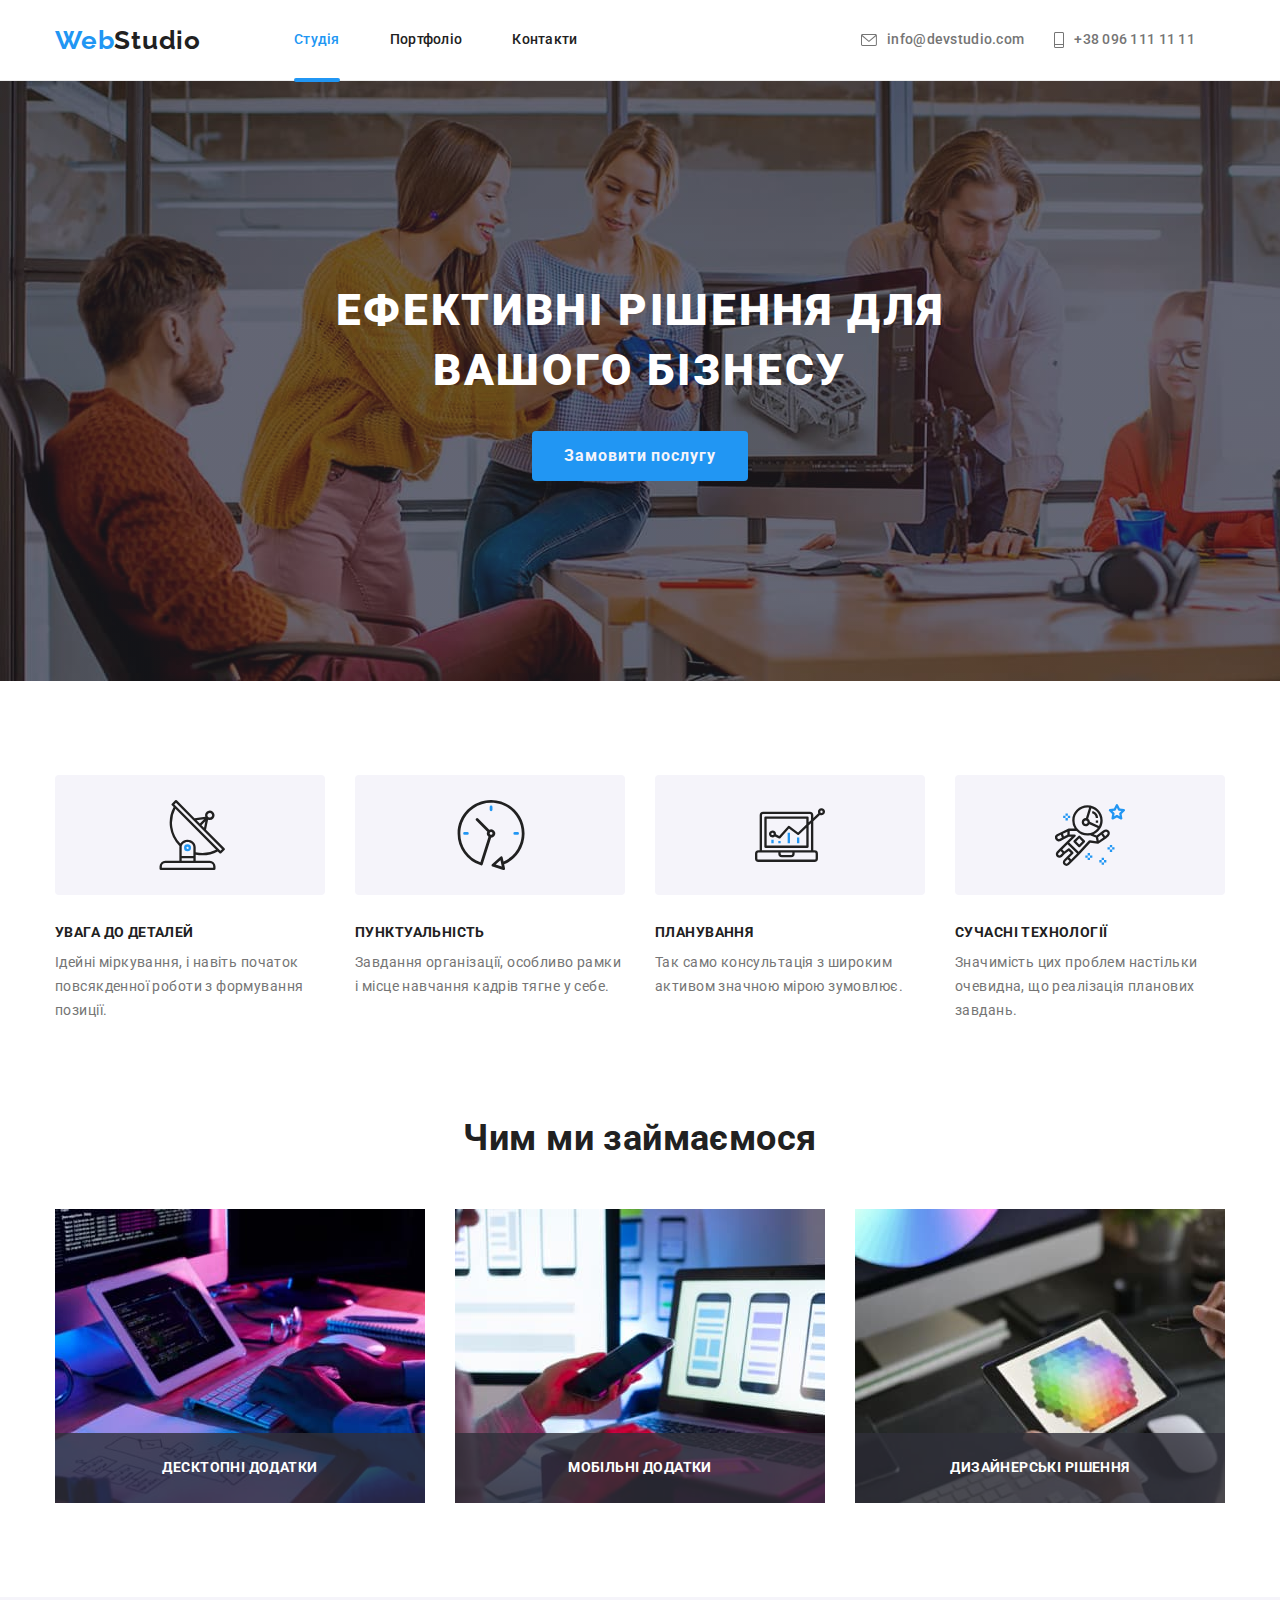
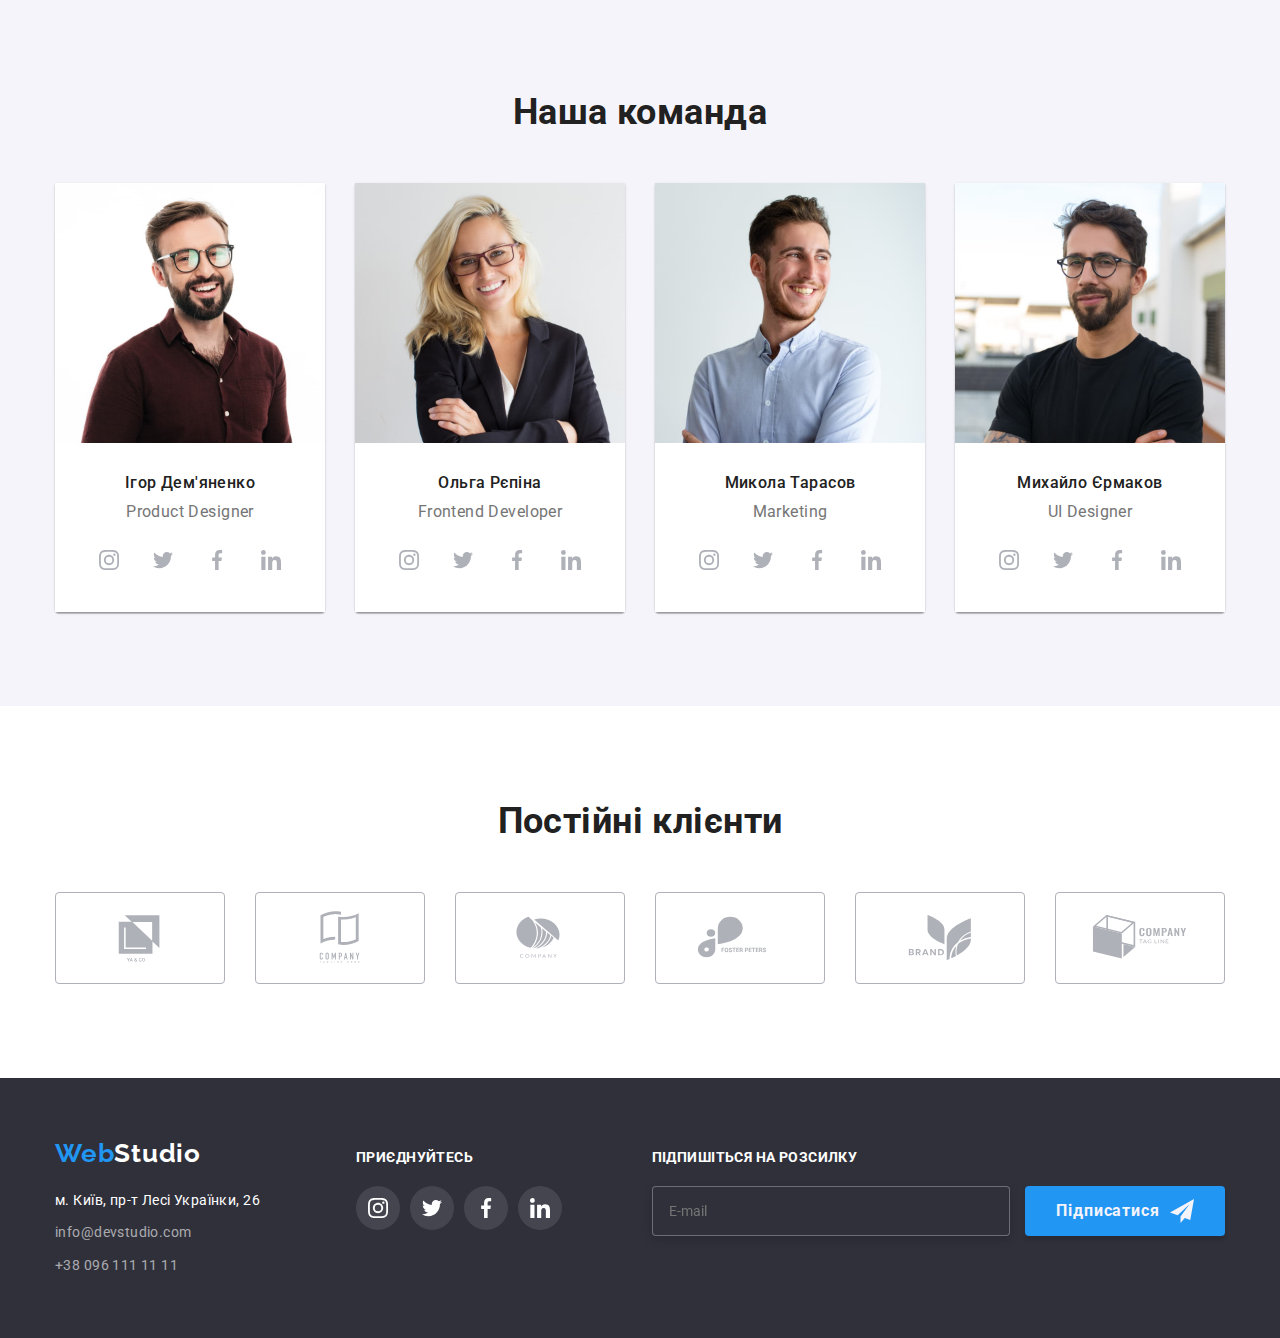
<file: index.html>
<!DOCTYPE html>
<html lang="uk">
	<head>
		<meta charset="UTF-8" />
		<meta http-equiv="X-UA-Compatible" content="IE=edge" />
		<meta name="viewport" content="width=device-width, initial-scale=1.0" />
		<title>WebStudio</title>
		<link
			href="https://fonts.googleapis.com/css2?family=Raleway:wght@700&family=Roboto:wght@400;500;700;900&display=swap"
			rel="stylesheet"
		/>
		<link
			rel="stylesheet"
			href="https://cdnjs.cloudflare.com/ajax/libs/modern-normalize/1.1.0/modern-normalize.min.css"
		/>
		<link rel="stylesheet" href="./css/styles.css" />
	</head>
	<body class="body">
		<!--Шапка-->
		<header class="header">
			<div class="header-container container">
				<nav class="header-nav">
					<a href="" class="logo link"
						>Web<span class="logo-header">Studio</span></a
					>
					<ul class="site-nav">
						<li class="site-nav-item">
							<a href="" class="current link site-nav-link">Студія</a>
						</li>
						<li class="site-nav-item">
							<a href="./portfolio.html" class="link site-nav-link"
								>Портфоліо</a
							>
						</li>
						<li class="site-nav-item">
							<a href="" class="link site-nav-link">Контакти</a>
						</li>
					</ul>
				</nav>
				<ul class="contact-nav">
					<li class="contacts-nav-item">
						<a href="mailto:info@devstudio.com" class="contacts-nav-link link"
							><svg class="header-icon" width="16" height="12">
								<use href="./images/sprite.svg#icon-envelope"></use>
							</svg>
							info@devstudio.com</a
						>
					</li>
					<li class="contacts-nav-item">
						<a href="tel:+380961111111" class="contacts-nav-link link"
							><svg class="header-icon" width="10" height="16">
								<use href="./images/sprite.svg#icon-smartphone"></use>
							</svg>
							+38 096 111 11 11</a
						>
					</li>
				</ul>
			</div>
		</header>
		<main>
			<!--Герой-->
			<section class="hero overlay">
				<div class="container">
					<h1 class="hero-title">Ефективні рішення для вашого бізнесу</h1>
					<button type="button" class="button-main" data-modal-open>
						Замовити послугу
					</button>
				</div>
			</section>
			<!--Особливості студії-->
			<section class="section">
				<div class="container">
					<h2 class="section-title visually-hidden">Особливості</h2>
					<ul class="peculiarities-container peculiarities">
						<li class="peculiarities-list">
							<div class="icon-peculiarities">
								<svg class="picture" width="70" height="70">
									<use href="./images/sprite.svg#icon-antenna"></use>
								</svg>
							</div>

							<h3 class="title">УВАГА ДО ДЕТАЛЕЙ</h3>
							<p class="peculiarities-text">
								Ідейні міркування, і навіть початок повсякденної роботи з
								формування позиції.
							</p>
						</li>
						<li class="peculiarities-list">
							<div class="icon-peculiarities">
								<svg class="picture" width="70" height="70">
									<use href="./images/sprite.svg#icon-clock"></use>
								</svg>
							</div>

							<h3 class="title">ПУНКТУАЛЬНІСТЬ</h3>
							<p class="peculiarities-text">
								Завдання організації, особливо рамки і місце навчання кадрів
								тягне у себе.
							</p>
						</li>
						<li class="peculiarities-list">
							<div class="icon-peculiarities">
								<svg class="picture" width="70" height="70">
									<use href="./images/sprite.svg#icon-diagram"></use>
								</svg>
							</div>

							<h3 class="title">ПЛАНУВАННЯ</h3>
							<p class="peculiarities-text">
								Так само консультація з широким активом значною мірою зумовлює.
							</p>
						</li>
						<li class="peculiarities-list">
							<div class="icon-peculiarities">
								<svg class="picture" width="70" height="70">
									<use href="./images/sprite.svg#icon-astronaut"></use>
								</svg>
							</div>

							<h3 class="title">СУЧАСНІ ТЕХНОЛОГІЇ</h3>
							<p class="peculiarities-text">
								Значимість цих проблем настільки очевидна, що реалізація
								планових завдань.
							</p>
						</li>
					</ul>
				</div>
			</section>
			<!--Чим ми займаємося-->
			<section class="section section-about">
				<div class="container">
					<h2 class="section-title">Чим ми займаємося</h2>
					<ul class="work-container">
						<li class="work-img">
							<img
								class="images"
								src="./images/img.jpg"
								alt="створення-розмітки"
								width="370"
							/>
							<div class="work-overlay">
								<p class="overlay-text">Десктопні додатки</p>
							</div>
						</li>
						<li class="work-img">
							<img
								class="images"
								src="./images/img(1).jpg"
								alt="налаштування-пз"
								width="370"
							/>
							<div class="work-overlay">
								<p class="overlay-text">Мобільні додатки</p>
							</div>
						</li>
						<li class="work-img">
							<img
								class="images"
								src="./images/img(2).jpg"
								alt="стилізація-кольором"
								width="370"
							/>
							<div class="work-overlay">
								<p class="overlay-text">Дизайнерські рішення</p>
							</div>
						</li>
					</ul>
				</div>
			</section>
			<!--Наша команда-->
			<section class="section section-team">
				<div class="container">
					<h2 class="section-title">Наша команда</h2>
					<ul class="team-container">
						<li class="member-element">
							<img src="./images/photo1.jpg" alt="фото1" width="270" />
							<div class="card-description">
								<h3 class="member-name">Ігор Дем'яненко</h3>
								<p lang="en" class="profesion">Product Designer</p>
								<ul class="socials list">
									<li class="socials-list">
										<a
											class="socials-link link"
											href="https://instagram.com"
											target="_blank"
											rel="noopener noreferrer"
											aria-label="Instagram"
										>
											<svg class="socials-icon" width="20" height="20">
												<use href="./images/sprite.svg#icon-instagram"></use>
											</svg>
										</a>
									</li>
									<li class="socials-list">
										<a
											class="socials-link link"
											href="https://twitter.com"
											target="_blank"
											rel="noopener noreferrer"
											aria-label="Twitter"
										>
											<svg class="socials-icon" width="20" height="20">
												<use href="./images/sprite.svg#icon-twitter"></use>
											</svg>
										</a>
									</li>
									<li class="socials-list">
										<a
											class="socials-link link"
											href="https://facebook.com"
											target="_blank"
											rel="noopener noreferrer"
											aria-label="Facebook"
										>
											<svg class="socials-icon" width="20" height="20">
												<use href="./images/sprite.svg#icon-facebook"></use>
											</svg>
										</a>
									</li>
									<li class="socials-list">
										<a
											class="socials-link link"
											href="https://linkedin.com"
											target="_blank"
											rel="noopener noreferrer"
											aria-label="Linkedin"
										>
											<svg class="socials-icon" width="20" height="20">
												<use href="./images/sprite.svg#icon-linkedin"></use>
											</svg>
										</a>
									</li>
								</ul>
							</div>
						</li>
						<li class="member-element">
							<img src="./images/photo2.jpg" alt="фото2" width="270" />
							<div class="card-description">
								<h3 class="member-name">Ольга Рєпіна</h3>
								<p lang="en" class="profesion">Frontend Developer</p>
								<ul class="socials list">
									<li class="socials-list">
										<a
											class="socials-link link"
											href="https://instagram.com"
											target="_blank"
											rel="noopener noreferrer"
											aria-label="Instagram"
										>
											<svg class="socials-icon" width="20" height="20">
												<use href="./images/sprite.svg#icon-instagram"></use>
											</svg>
										</a>
									</li>
									<li class="socials-list">
										<a
											class="socials-link link"
											href="https://twitter.com"
											target="_blank"
											rel="noopener noreferrer"
											aria-label="Twitter"
										>
											<svg class="socials-icon" width="20" height="20">
												<use href="./images/sprite.svg#icon-twitter"></use>
											</svg>
										</a>
									</li>
									<li class="socials-list">
										<a
											class="socials-link link"
											href="https://facebook.com"
											target="_blank"
											rel="noopener noreferrer"
											aria-label="Facebook"
										>
											<svg class="socials-icon" width="20" height="20">
												<use href="./images/sprite.svg#icon-facebook"></use>
											</svg>
										</a>
									</li>
									<li class="socials-list">
										<a
											class="socials-link link"
											href="https://linkedin.com"
											target="_blank"
											rel="noopener noreferrer"
											aria-label="Linkedin"
										>
											<svg class="socials-icon" width="20" height="20">
												<use href="./images/sprite.svg#icon-linkedin"></use>
											</svg>
										</a>
									</li>
								</ul>
							</div>
						</li>
						<li class="member-element">
							<img src="./images/photo3.jpg" alt="фото3" width="270" />
							<div class="card-description">
								<h3 class="member-name">Микола Тарасов</h3>
								<p lang="en" class="profesion">Marketing</p>
								<ul class="socials list">
									<li class="socials-list">
										<a
											class="socials-link link"
											href="https://instagram.com"
											target="_blank"
											rel="noopener noreferrer"
											aria-label="Instagram"
										>
											<svg class="socials-icon" width="20" height="20">
												<use href="./images/sprite.svg#icon-instagram"></use>
											</svg>
										</a>
									</li>
									<li class="socials-list">
										<a
											class="socials-link link"
											href="https://twitter.com"
											target="_blank"
											rel="noopener noreferrer"
											aria-label="Twitter"
										>
											<svg class="socials-icon" width="20" height="20">
												<use href="./images/sprite.svg#icon-twitter"></use>
											</svg>
										</a>
									</li>
									<li class="socials-list">
										<a
											class="socials-link link"
											href="https://facebook.com"
											target="_blank"
											rel="noopener noreferrer"
											aria-label="Facebook"
										>
											<svg class="socials-icon" width="20" height="20">
												<use href="./images/sprite.svg#icon-facebook"></use>
											</svg>
										</a>
									</li>
									<li class="socials-list">
										<a
											class="socials-link link"
											href="https://linkedin.com"
											target="_blank"
											rel="noopener noreferrer"
											aria-label="Linkedin"
										>
											<svg class="socials-icon" width="20" height="20">
												<use href="./images/sprite.svg#icon-linkedin"></use>
											</svg>
										</a>
									</li>
								</ul>
							</div>
						</li>
						<li class="member-element">
							<img src="./images/photo4.jpg" alt="фото4" width="270" />
							<div class="card-description">
								<h3 class="member-name">Михайло Єрмаков</h3>
								<p lang="en" class="profesion">UI Designer</p>
								<ul class="socials list">
									<li class="socials-list">
										<a
											class="socials-link link"
											href="https://instagram.com"
											target="_blank"
											rel="noopener noreferrer"
											aria-label="Instagram"
										>
											<svg class="socials-icon" width="20" height="20">
												<use href="./images/sprite.svg#icon-instagram"></use>
											</svg>
										</a>
									</li>
									<li class="socials-list">
										<a
											class="socials-link link"
											href="https://twitter.com"
											target="_blank"
											rel="noopener noreferrer"
											aria-label="Twitter"
										>
											<svg class="socials-icon" width="20" height="20">
												<use href="./images/sprite.svg#icon-twitter"></use>
											</svg>
										</a>
									</li>
									<li class="socials-list">
										<a
											class="socials-link link"
											href="https://facebook.com"
											target="_blank"
											rel="noopener noreferrer"
											aria-label="Facebook"
										>
											<svg class="socials-icon" width="20" height="20">
												<use href="./images/sprite.svg#icon-facebook"></use>
											</svg>
										</a>
									</li>
									<li class="socials-list">
										<a
											class="socials-link link"
											href="https://linkedin.com"
											target="_blank"
											rel="noopener noreferrer"
											aria-label="Linkedin"
										>
											<svg class="socials-icon" width="20" height="20">
												<use href="./images/sprite.svg#icon-linkedin"></use>
											</svg>
										</a>
									</li>
								</ul>
							</div>
						</li>
					</ul>
				</div>
			</section>
			<!-- Постійні клієнти -->
			<section class="section">
				<div class="clients-container">
					<h2 class="section-title">Постійні клієнти</h2>
					<ul class="clients">
						<li class="clients-list">
							<a class="clients-link" href=""
								><svg class="icon" width="106" height="60">
									<use href="./images/sprite.svg#icon-logo"></use>
								</svg>
							</a>
						</li>
						<li class="clients-list">
							<a class="clients-link" href=""
								><svg class="icon" width="106" height="60">
									<use href="./images/sprite.svg#icon-tagline"></use>
								</svg>
							</a>
						</li>
						<li class="clients-list">
							<a class="clients-link" href=""
								><svg class="icon" width="106" height="60">
									<use href="./images/sprite.svg#icon-company"></use>
								</svg>
							</a>
						</li>
						<li class="clients-list">
							<a class="clients-link" href=""
								><svg class="icon" width="106" height="60">
									<use href="./images/sprite.svg#icon-foster"></use>
								</svg>
							</a>
						</li>
						<li class="clients-list">
							<a class="clients-link" href=""
								><svg class="icon" width="106" height="60">
									<use href="./images/sprite.svg#icon-brend"></use>
								</svg>
							</a>
						</li>
						<li class="clients-list">
							<a class="clients-link" href=""
								><svg class="icon" width="106" height="60">
									<use href="./images/sprite.svg#icon-logobox"></use>
								</svg>
							</a>
						</li>
					</ul>
				</div>
			</section>
		</main>
		<!--підвал-->
		<footer class="footer">
			<div class="container footer-container">
				<div class="footer-socials">
					<a href="" class="logo-footer link"
						>Web<span class="logo-footer-color">Studio</span>
					</a>
					<address>
						<ul class="footer-contacts">
							<li class="footer-contacts-item">
								<a href="https://goo.gl/maps/cauzLJABGY7FBesC7" class="link"
									><span class="adress">м. Київ, пр-т Лесі Українки, 26</span>
								</a>
							</li>
							<li class="footer-contacts-item">
								<a href="mailto:info@devstudio.com" class="link color-item"
									>info@devstudio.com</a
								>
							</li>
							<li class="footer-contacts-item">
								<a href="tel:+380961111111" class="link color-item"
									>+38 096 111 11 11</a
								>
							</li>
						</ul>
					</address>
				</div>
				<div>
					<b class="title-footer">приєднуйтесь</b>
					<ul class="socials list">
						<li class="socials-list">
							<a
								class="socials-link-footer link"
								href="https://instagram.com"
								target="_blank"
								rel="noopener noreferrer"
								aria-label="Instagram"
							>
								<svg class="socials-icon" width="20" height="20">
									<use href="./images/sprite.svg#icon-instagram"></use>
								</svg>
							</a>
						</li>
						<li class="socials-list">
							<a
								class="socials-link-footer link"
								href="https://twitter.com"
								target="_blank"
								rel="noopener noreferrer"
								aria-label="Twitter"
							>
								<svg class="socials-icon" width="20" height="20">
									<use href="./images/sprite.svg#icon-twitter"></use>
								</svg>
							</a>
						</li>
						<li class="socials-list">
							<a
								class="socials-link-footer link"
								href="https://facebook.com"
								target="_blank"
								rel="noopener noreferrer"
								aria-label="Facebook"
							>
								<svg class="socials-icon" width="20" height="20">
									<use href="./images/sprite.svg#icon-facebook"></use>
								</svg>
							</a>
						</li>
						<li class="socials-list">
							<a
								class="socials-link-footer link"
								href="https://linkedin.com"
								target="_blank"
								rel="noopener noreferrer"
								aria-label="Linkedin"
							>
								<svg class="socials-icon" width="20" height="20">
									<use href="./images/sprite.svg#icon-linkedin"></use>
								</svg>
							</a>
						</li>
					</ul>
				</div>
				<form class="footer-form">
					<div>
					<p class="title-footer">Підпишіться на розсилку</p>
					<label for="mail"></label>
					<input class="footer-form-email" type="email" name="email" id="mail" placeholder="E-mail">
					<button class="button-footer" type="submit">
						Підписатися
						<svg class="icon-send" width="24" height="24">
						  <use href="./images/sprite.svg#icon-send"></use>
						</svg>
					</button>
				</div>
				</form>
				
			</div>
		</footer>
		<!-- Модальне вікно -->
		<div class="backdrop is-hidden" data-modal>
			<div class="modal">
				<button type="button" class="modal-btn" data-modal-close>
					<svg class="modal-icon" width="18" height="18">
						<use href="./images/sprite.svg#icon-close"></use>
					</svg>
				</button>

				<form class="modal-form"> 
					<strong class="feedback">Залиште свої дані, ми вам передзвонимо</strong>
<div class="modal-form-field">
	<label class="form-label" for="name">Ім'я</label>
	<input class="form-input" type="text" name="name-field" id="name">
	<svg class="icon-modal" width="18" height="18">
	  <use href="./images/sprite.svg#icon-person-modal"></use>
	</svg></div>
<div class="modal-form-field">
	<label class="form-label" for="tel">Телефон</label>
	<input class="form-input" type="tel" name="tel-field" id="tel">
	<svg class="icon-modal" width="18" height="18">
	  <use href="./images/sprite.svg#icon-phone-modal"></use>
	</svg></div>
<div class="modal-form-field">
	<label class="form-label" for="email">Пошта</label>
	<input class="form-input" type="email" name="email-field" id="email">
	<svg class="icon-modal" width="18" height="18">
	  <use href="./images/sprite.svg#icon-email-modal"></use>
	</svg></div>
<div class="textarea">
	<label class="form-label" for="message">Коментар</label>
	<textarea class="form-message" name="message" id="message" rows="6" placeholder="Введіть текст"></textarea>
</div>
<div class="agreement">
		<label class="label-checkbox">
			<input class="modal-checkbox" type="checkbox" name="agreement" value="" id="agreement">
	<svg class="icon-form" width="16" height="15">
	  <use href="./images/sprite.svg#icon-check"></use>
	</svg>Погоджуюся з розсилкою та приймаю<a class="modal-link" href=""> 
		Умови договору
	</a></label></div>
	<button class="button-modal-aprove" type="submit">
		Відправити
			</button>
				</form>
			</div>
		</div>
		<script src="./js/modal.js"></script>
	</body>
</html>
</file>
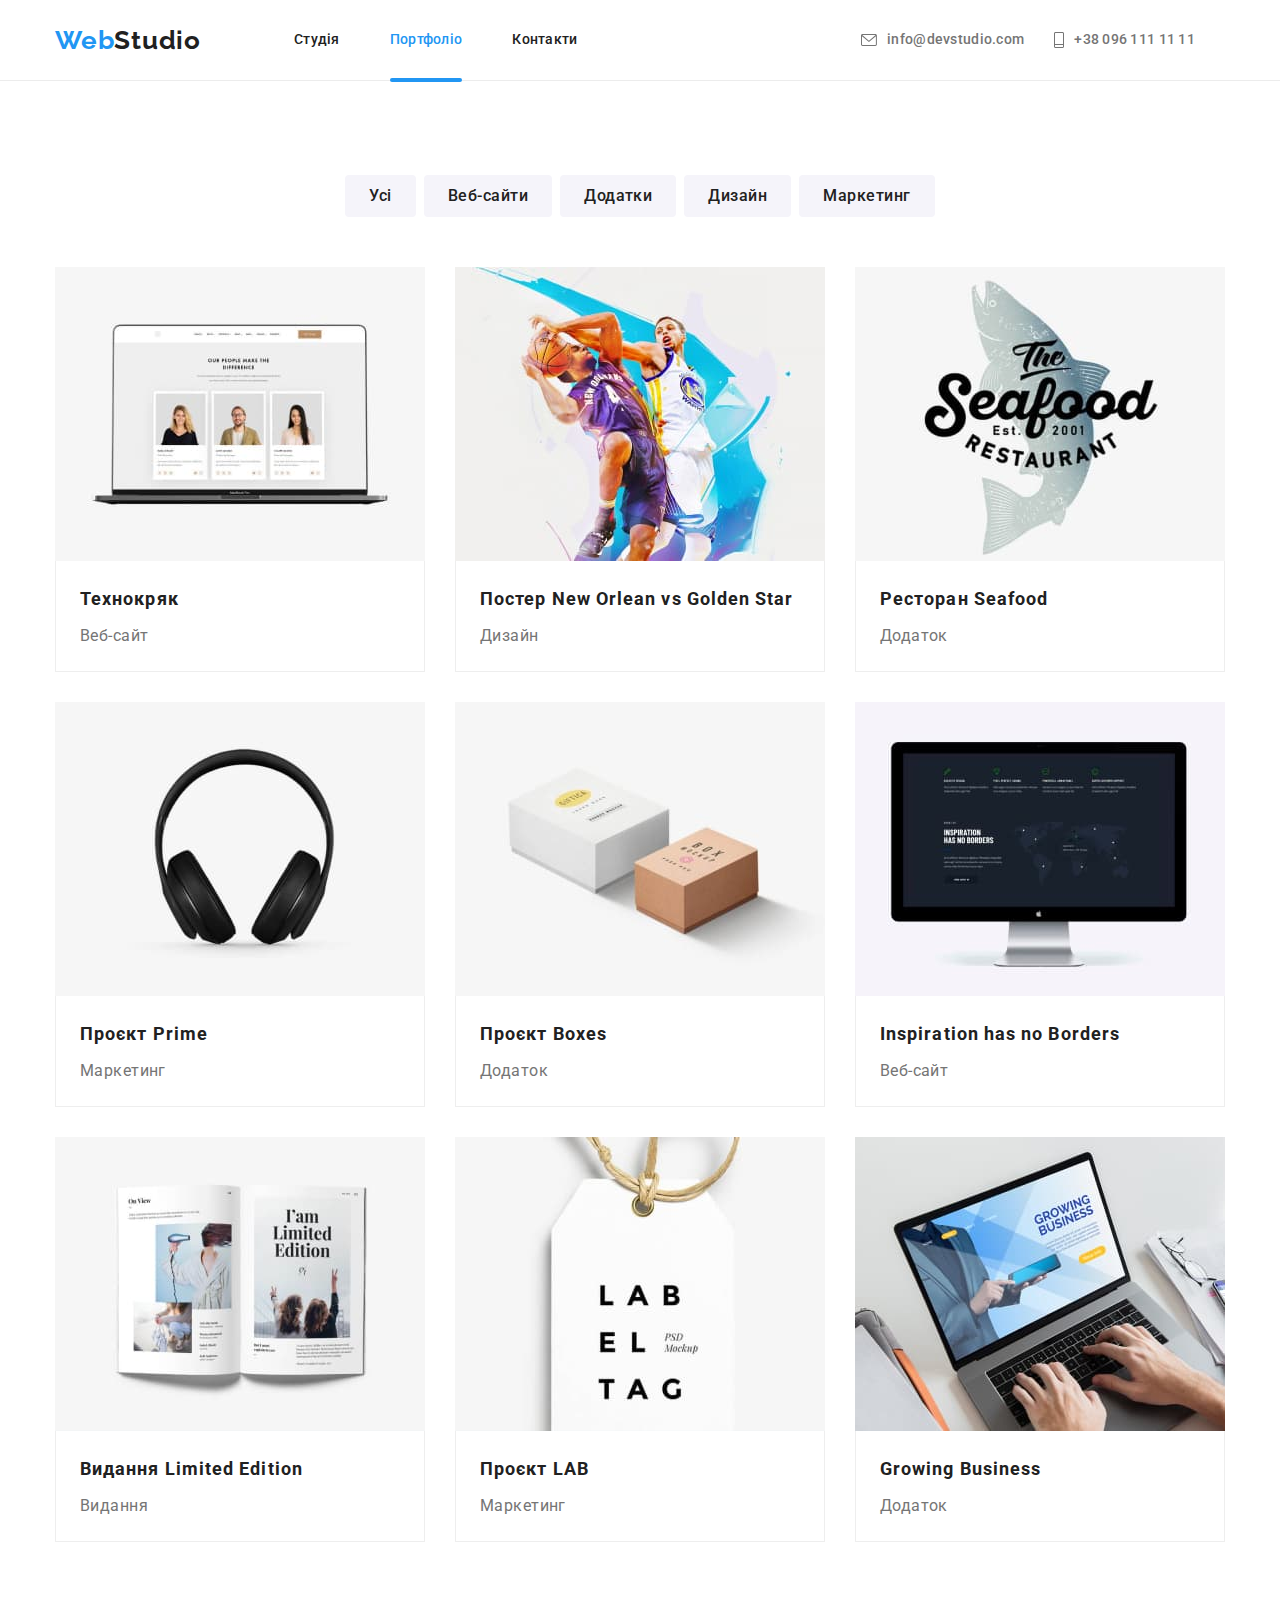
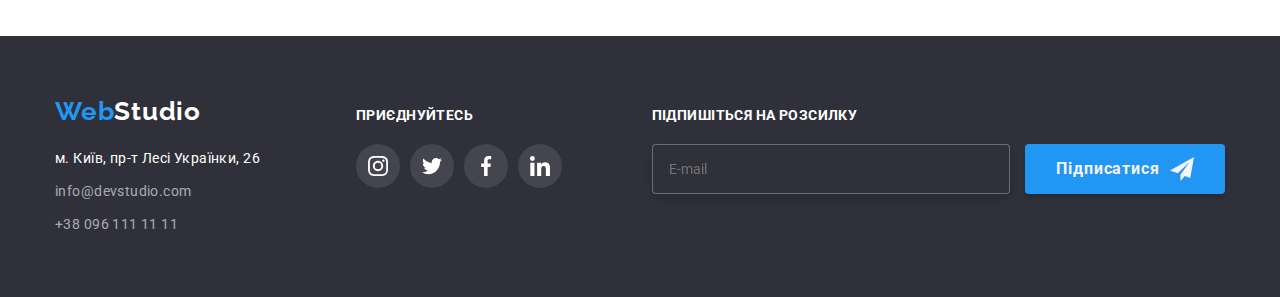
<file: portfolio.html>
<!DOCTYPE html>
<html lang="uk">
	<head>
		<meta charset="UTF-8" />
		<meta http-equiv="X-UA-Compatible" content="IE=edge" />
		<meta name="viewport" content="width=device-width, initial-scale=1.0" />
		<title>Portfolio</title>
		<link
			href="https://fonts.googleapis.com/css2?family=Raleway:wght@700&family=Roboto:wght@400;500;700;900&display=swap"
			rel="stylesheet"
		/>
		<link
			rel="stylesheet"
			href="https://cdnjs.cloudflare.com/ajax/libs/modern-normalize/1.1.0/modern-normalize.min.css"
		/>
		<link rel="stylesheet" href="./css/styles.css" />
	</head>
	<body class="body">
		<!--Шапка-->
		<header class="header">
			<div class="header-container container">
				<nav class="header-nav">
					<a href="" class="logo link"
						>Web<span class="logo-header">Studio</span></a
					>
					<ul class="site-nav">
						<li class="site-nav-item">
							<a href="./index.html" class="link site-nav-link">Студія</a>
						</li>
						<li class="site-nav-item">
							<a href="" class="current link site-nav-link">Портфоліо</a>
						</li>
						<li class="site-nav-item">
							<a href="" class="link site-nav-link">Контакти</a>
						</li>
					</ul>
				</nav>
				<ul class="contact-nav">
					<li class="contacts-nav-item">
						<a href="mailto:info@devstudio.com" class="contacts-nav-link link"
							><svg class="header-icon" width="16" height="12">
								<use href="./images/sprite.svg#icon-envelope"></use>
							</svg>
							info@devstudio.com</a
						>
					</li>
					<li class="contacts-nav-item">
						<a href="tel:+380961111111" class="contacts-nav-link link"
							><svg class="header-icon" width="10" height="16">
								<use href="./images/sprite.svg#icon-smartphone"></use>
							</svg>
							+38 096 111 11 11</a
						>
					</li>
				</ul>
			</div>
		</header>
		<main>
			<!-- Прихований заголовок Перелік посилань на роботи -->
			<section class="section">
				<div class="container">
					<h1 class="visually-hidden">Перелік посилань на роботи</h1>
					<ul class="filter">
						<li class="filter-list">
							<button type="button" class="button-secondary">Усі</button>
						</li>
						<li class="filter-list">
							<button type="button" class="button-secondary">Веб-сайти</button>
						</li>
						<li class="filter-list">
							<button type="button" class="button-secondary">Додатки</button>
						</li>
						<li class="filter-list">
							<button type="button" class="button-secondary">Дизайн</button>
						</li>
						<li class="filter-list">
							<button type="button" class="button-secondary">Маркетинг</button>
						</li>
					</ul>
					<!-- Види проектів -->
					<ul class="card-set">
						<li class="card">
							<a class="card-link link" href="">
								<div class="card-thumb">
									<img
										src="./images/portfolio1.jpg"
										alt="вебсайт"
										width="370"
									/>
									<div class="overlay-card">
										<p class="overlay-description">
											Ресурс пропонує комплексні пропозиції з різним рівнем
											функціоналу та сервісів. Все це дозволить відвідувачу
											отримати вичерпні відомості про компанію чи приватну
											особу.
										</p>
									</div>
								</div>
								<div class="wrapper">
									<h2 class="title-portfolio">Технокряк</h2>
									<p class="projects-item">Веб-сайт</p>
								</div></a
							>
						</li>
						<li class="card">
							<a class="card-link link" href="">
								<div class="card-thumb">
									<img src="./images/portfolio2.jpg" alt="постер" width="370" />
									<div class="overlay-card">
										<p class="overlay-description">
											Ресурс пропонує комплексні пропозиції з різним рівнем
											функціоналу та сервісів. Все це дозволить відвідувачу
											отримати вичерпні відомості про компанію чи приватну
											особу.
										</p>
									</div>
								</div>

								<div class="wrapper">
									<h2 class="title-portfolio">
										Постер <span lang="en">New Orlean vs Golden Star</span>
									</h2>
									<p class="projects-item">Дизайн</p>
								</div></a
							>
						</li>
						<li class="card">
							<a class="card-link link" href="">
								<div class="card-thumb">
									<img
										src="./images/portfolio3.jpg"
										alt="додаток сайту ресторану"
										width="370"
									/>
									<div class="overlay-card">
										<p class="overlay-description">
											Ресурс пропонує комплексні пропозиції з різним рівнем
											функціоналу та сервісів. Все це дозволить відвідувачу
											отримати вичерпні відомості про компанію чи приватну
											особу.
										</p>
									</div>
								</div>

								<div class="wrapper">
									<h2 class="title-portfolio">
										Ресторан <span lang="en">Seafood</span>
									</h2>
									<p class="projects-item">Додаток</p>
								</div></a
							>
						</li>
						<li class="card">
							<a class="card-link link" href="">
								<div class="card-thumb">
									<img
										src="./images/portfolio4.jpg"
										alt="проект з маркетингу"
										width="370"
									/>
									<div class="overlay-card">
										<p class="overlay-description">
											Ресурс пропонує комплексні пропозиції з різним рівнем
											функціоналу та сервісів. Все це дозволить відвідувачу
											отримати вичерпні відомості про компанію чи приватну
											особу.
										</p>
									</div>
								</div>

								<div class="wrapper">
									<h2 class="title-portfolio">
										Проєкт <span lang="en">Prime</span>
									</h2>
									<p class="projects-item">Маркетинг</p>
								</div></a
							>
						</li>
						<li class="card">
							<a class="card-link link" href="">
								<div class="card-thumb">
									<img
										src="./images/portfolio5.jpg"
										alt="додаток boxes"
										width="370"
									/>
									<div class="overlay-card">
										<p class="overlay-description">
											Ресурс пропонує комплексні пропозиції з різним рівнем
											функціоналу та сервісів. Все це дозволить відвідувачу
											отримати вичерпні відомості про компанію чи приватну
											особу.
										</p>
									</div>
								</div>

								<div class="wrapper">
									<h2 class="title-portfolio">
										Проєкт <span lang="en">Boxes</span>
									</h2>
									<p class="projects-item">Додаток</p>
								</div></a
							>
						</li>
						<li class="card">
							<a class="card-link link" href="">
								<div class="card-thumb">
									<img
										src="./images/portfolio6.jpg"
										alt="натхнення не має кордонів"
										width="370"
									/>
									<div class="overlay-card">
										<p class="overlay-description">
											Ресурс пропонує комплексні пропозиції з різним рівнем
											функціоналу та сервісів. Все це дозволить відвідувачу
											отримати вичерпні відомості про компанію чи приватну
											особу.
										</p>
									</div>
								</div>

								<div class="wrapper">
									<h2 class="title-portfolio">
										<span lang="en">Inspiration has no Borders</span>
									</h2>
									<p class="projects-item">Веб-сайт</p>
								</div></a
							>
						</li>
						<li class="card">
							<a class="card-link link" href="">
								<div class="card-thumb">
									<img
										src="./images/portfolio7.jpg"
										alt="дизайн видання"
										width="370"
									/>
									<div class="overlay-card">
										<p class="overlay-description">
											Ресурс пропонує комплексні пропозиції з різним рівнем
											функціоналу та сервісів. Все це дозволить відвідувачу
											отримати вичерпні відомості про компанію чи приватну
											особу.
										</p>
									</div>
								</div>

								<div class="wrapper">
									<h2 class="title-portfolio">
										Видання <span lang="en">Limited Edition</span>
									</h2>
									<p class="projects-item">Видання</p>
								</div></a
							>
						</li>
						<li class="card">
							<a class="card-link link" href="">
								<div class="card-thumb">
									<img
										src="./images/portfolio8.jpg"
										alt="проєкт LAB"
										width="370"
									/>
									<div class="overlay-card">
										<p class="overlay-description">
											Ресурс пропонує комплексні пропозиції з різним рівнем
											функціоналу та сервісів. Все це дозволить відвідувачу
											отримати вичерпні відомості про компанію чи приватну
											особу.
										</p>
									</div>
								</div>

								<div class="wrapper">
									<h2 class="title-portfolio">
										Проєкт <span lang="en">LAB</span>
									</h2>
									<p class="projects-item">Маркетинг</p>
								</div></a
							>
						</li>
						<li class="card">
							<a class="card-link link" href="">
								<div class="card-thumb">
									<img
										src="./images/portfolio9.jpg"
										alt="розширення бізнесу"
										width="370"
									/>
									<div class="overlay-card">
										<p class="overlay-description">
											Ресурс пропонує комплексні пропозиції з різним рівнем
											функціоналу та сервісів. Все це дозволить відвідувачу
											отримати вичерпні відомості про компанію чи приватну
											особу.
										</p>
									</div>
								</div>

								<div class="wrapper">
									<h2 class="title-portfolio">
										<span lang="en">Growing Business</span>
									</h2>
									<p class="projects-item">Додаток</p>
								</div></a
							>
						</li>
					</ul>
				</div>
			</section>
		</main>
		<!-- Підвал -->
		<footer class="footer">
			<div class="container footer-container">
				<div class="footer-socials">
					<a href="" class="logo-footer link"
						>Web<span class="logo-footer-color">Studio</span>
					</a>
					<address>
						<ul class="footer-contacts">
							<li class="footer-contacts-item">
								<a href="https://goo.gl/maps/cauzLJABGY7FBesC7" class="link"
									><span class="adress">м. Київ, пр-т Лесі Українки, 26</span>
								</a>
							</li>
							<li class="footer-contacts-item">
								<a href="mailto:info@devstudio.com" class="link color-item"
									>info@devstudio.com</a
								>
							</li>
							<li class="footer-contacts-item">
								<a href="tel:+380961111111" class="link color-item"
									>+38 096 111 11 11</a
								>
							</li>
						</ul>
					</address>
				</div>
				<div>
					<b class="title-footer">приєднуйтесь</b>
					<ul class="socials list">
						<li class="socials-list">
							<a
								class="socials-link-footer link"
								href="https://instagram.com"
								target="_blank"
								rel="noopener noreferrer"
								aria-label="Instagram"
							>
								<svg class="socials-icon" width="20" height="20">
									<use href="./images/sprite.svg#icon-instagram"></use>
								</svg>
							</a>
						</li>
						<li class="socials-list">
							<a
								class="socials-link-footer link"
								href="https://twitter.com"
								target="_blank"
								rel="noopener noreferrer"
								aria-label="Twitter"
							>
								<svg class="socials-icon" width="20" height="20">
									<use href="./images/sprite.svg#icon-twitter"></use>
								</svg>
							</a>
						</li>
						<li class="socials-list">
							<a
								class="socials-link-footer link"
								href="https://facebook.com"
								target="_blank"
								rel="noopener noreferrer"
								aria-label="Facebook"
							>
								<svg class="socials-icon" width="20" height="20">
									<use href="./images/sprite.svg#icon-facebook"></use>
								</svg>
							</a>
						</li>
						<li class="socials-list">
							<a
								class="socials-link-footer link"
								href="https://linkedin.com"
								target="_blank"
								rel="noopener noreferrer"
								aria-label="Linkedin"
							>
								<svg class="socials-icon" width="20" height="20">
									<use href="./images/sprite.svg#icon-linkedin"></use>
								</svg>
							</a>
						</li>
					</ul>
				</div>
				<form class="footer-form">
					<div>
					<p class="title-footer">Підпишіться на розсилку</p>
					<label for="mail"></label>
					<input class="footer-form-email" type="email" name="email" id="mail" placeholder="E-mail">
					<button class="button-footer" type="submit">
						Підписатися
						<svg class="icon-send" width="24" height="24">
						  <use href="./images/sprite.svg#icon-send"></use>
						</svg>
					</button>
				</div>
				</form>
				
			</div>
		</footer>
	</body>
</html>
</file>
<file: css/styles.css>
/* колір заголовків #212121;*/
/* колір основного текста  #757575 */
/* білий колір #FFFFFF */
/* колір акценту #2196F3 */
/* колір body #F5F5F5 */
/* колір секції наша команда #F5F4FA */
/* колір футера та героя #2F303A */

:root {
	--primary-text-color: #757575;
	--title-color: #212121;
	--accent-color: #2196f3;
	--focus-color: #2196f3;
	--white-color: #ffffff;
	--bacground-color: #ffffff;
	--backgroung-team: #f5f4fa;
	--background-footer: #2f303a;
	--timing-function: cubic-bezier(0.4, 0, 0.2, 1);
}
.body {
	color: var(--primary-text-color);
	font-family: "Roboto", sans-serif;
	letter-spacing: 0.03em;
	background-color: var(--bacground-color);
	font-size: 14px;
}
.container {
	width: 1200px;
	padding-right: 15px;
	padding-left: 15px;
	margin-left: auto;
	margin-right: auto;
}

.header {
	background-color: var(--white-color);
	border-bottom: 1px solid #ececec;
}

.logo.link {
	display: block;
	margin-right: 93px;
	color: var(--accent-color);
	font-family: "Raleway", sans-serif;
	font-weight: 700;
	font-size: 26px;
	line-height: 1.19;
	letter-spacing: 0.03em;
}

.logo-header {
	color: var(--title-color);
	transition: color 250ms var(--timing-function);
}
.logo-header:hover,
.logo-header:focus {
	color: var(--accent-color);
}

/* reset start */
.link {
	text-decoration: none;
}
ul {
	list-style: none;
	padding: 0;
	margin: 0;
}
h1,
h2,
h3,
h4,
h5,
h6,
p {
	margin-top: 0;
	margin-bottom: 0;
}
.images {
	display: block;
	max-width: 100%;
	height: auto;
}
/* reset end */
/* site-nav */
.header-container {
	display: flex;
}
.header-nav {
	display: flex;
	align-items: center;
	background-color: var(--white-color);
}
.site-nav {
	display: flex;
}
.site-nav-item {
	margin-right: 50px;
}
.site-nav-item:last-child {
	margin-right: 0;
}
.site-nav-link {
	position: relative;
	display: block;
	padding-top: 32px;
	padding-bottom: 32px;

	color: var(--title-color);
	font-weight: 500;
	line-height: 1.14;
	letter-spacing: 0.02em;
	background-color: var(--white-color);

	transition: color 250ms var(--timing-function);
}
.site-nav-link::after {
	content: "";
	position: absolute;
	left: 0;
	bottom: -2px;
	display: block;
	width: 100%;
	height: 4px;
	border-radius: 2px;
	background-color: var(--accent-color);

	opacity: 0;
}
.site-nav-link:hover,
.site-nav-link:focus {
	color: var(--accent-color);
}

.site-nav-link.current {
	color: var(--accent-color);
}
.site-nav-link.current::after {
	color: var(--accent-color);
	opacity: 1;
}
.contact-nav {
	display: flex;
	margin-left: auto;
	align-items: center;
}
.contacts-nav-item:last-child {
	margin-right: 0;
}

.contacts-nav-link {
	display: flex;
	align-items: center;
	gap: 10px;
	padding-top: 32px;
	padding-bottom: 32px;
	margin-right: 30px;

	color: var(--primary-text-color);
	font-weight: 500;
	line-height: 1.14;
	letter-spacing: 0.02em;
	background-color: var(--white-color);

	transition: color 250ms var(--timing-function);
}

.contacts-nav-link:hover,
.contacts-nav-link:focus {
	color: var(--accent-color);
}

.header-icon {
	fill: currentColor;
}
/* герой */
.hero-title {
	width: 696px;
	margin-top: 0;
	margin-right: auto;
	margin-left: auto;
	margin-bottom: 30px;
	color: var(--white-color);
	font-weight: 900;
	font-size: 44px;
	line-height: 1.36;
	text-align: center;
	letter-spacing: 0.06em;
	text-transform: uppercase;
}
.hero {
	text-align: center;
	background-color: var(--background-footer);
	padding: 200px 0;
}
.overlay {
	height: 600px;
	max-width: 1600px;
	margin-left: auto;
	margin-right: auto;
	background-image: linear-gradient(
			to right,
			rgba(47, 48, 58, 0.4),
			rgba(47, 48, 58, 0.4)
		),
		url(../images/hero.jpg);
	background-repeat: no-repeat;
}
/* Модальне вікно */
.backdrop {
	position: fixed;
	top: 0;
	left: 0;
	width: 100%;
	height: 100%;
	background-color: rgba(0, 0, 0, 0.2);
	opacity: 1;
	transition: opasity 250ms var(--timing-function);
}
.backdrop.is-hidden {
	opacity: 0;
	visibility: hidden;
	pointer-events: none;
}
.backdrop.is-hidden .modal {
	transform: translate(-50%, -50%) scale(0.9);
}
.modal {
	position: absolute;
	top: 50%;
	left: 50%;
	transform: translate(-50%, -50%);
	padding: 40px;
	width: 528px;
	height: 581px;
	background: #ffffff;
	box-shadow: 0px 1px 3px rgba(0, 0, 0, 0.12), 0px 1px 1px rgba(0, 0, 0, 0.14),
		0px 2px 1px rgba(0, 0, 0, 0.2);
	border-radius: 4px;
	transform: translate(-50%, -50%) scale(1);
	transition: transform 250ms var(--timing-function), visibility 250ms var(--timing-function), opasity 250ms var(--timing-function);
		
}
.modal-btn {
	position: absolute;
	display: inline-flex;
	align-items: center;
	justify-content: center;
	top: 10px;
	right: 10px;
	width: 30px;
	padding: 0;
	height: 30px;
	border-radius: 50%;
	background-color: #ffffff;
	border: 1px solid rgba(0, 0, 0, 0.1);
	cursor: pointer;
}
.modal-icon {
	fill: rgba(0, 0, 0, 1);
	transition: fill 250ms var(--timing-function);
}
.modal-icon:hover {
	fill: var(--accent-color);
}
.modal-form {
	width: 448px;
	margin-left: auto;
	margin-right: auto;
}
.modal-form-field {
	position: relative;
	display: flex;
	flex-direction: column;
	margin-bottom: 10px;
}
.textarea {
	position: relative;
	display: flex;
	flex-direction: column;
	margin-bottom: 20px;
}
.agreement {
	margin-bottom: 30px;
}
.modal-form-field label,
.textarea label {
	margin-bottom: 4px;
}
.feedback {
	display: block;
	color: var(--title-color);
	font-weight: 700;
	font-size: 20px;
	line-height: 1.15;
	text-align: center;
	margin-bottom: 12px;
}
.form-label {
	font-size: 12px;
	line-height: calc(14 / 12);
	letter-spacing: 0.01em;
	color: var(--primary-text-color);
}
.form-input {
	outline: 1px solid transparent;
	outline-offset: -1px;
	height: 40px;
	margin: 0;
	padding: 0;
	border: 1px solid rgba(33, 33, 33, 0.2);
	border-radius: 4px;
	padding-right: 42px;
	padding-left: 42px;
	transition: border-color 250ms var(--timing-function);
}
.form-input:focus {
	border-color: var(--accent-color);
}
.form-input:focus ~ .icon-modal {
	fill: var(--accent-color);
}
.icon-modal {
	position: absolute;
	top: 50%;
	left: 15px;
}
.form-message {
	display: block;
	resize: none;
	outline: 1px solid transparent;
	outline-offset: -1px;
	padding: 12px 16px;
	border: 1px solid rgba(33, 33, 33, 0.2);
	border-radius: 4px;
	transition: border-color 250ms var(--timing-function);
}
.form-message:focus {
	border-color: var(--accent-color);
}
.form-message::placeholder {
	font-size: 12px;
	line-height: calc(14 / 12);
	letter-spacing: 0.01em;

	color: rgba(117, 117, 117, 0.5);
}
.modal-link {
	color: var(--accent-color);
	text-underline-position: under;
}

.modal-checkbox {
	position: absolute;
	width: 1px;
	height: 1px;
	margin: -1px;
	border: 0;
	padding: 0;
	clip: rect(0 0 0 0);
	overflow: hidden;
}
.label-checkbox {
	display: flex;
	justify-content: center;
	align-items: center;
	gap: 7px;
}
.icon-form {
	display: inline-block;
	width: 16px;
	height: 15px;

	border: 2px solid rgba(33, 33, 33, 1);
	border-radius: 4px;
	transition: border-color 250ms var(--timing-function),
		bacground-color 250ms var(--timing-function);
}

.modal-checkbox:checked + .icon-form {
	border-color: transparent;
	background-color: var(--accent-color);
}
/* секції */
.section {
	padding-top: 94px;
	padding-bottom: 94px;
}
.section-about {
	padding-top: 0;
}
.peculiarities-container {
	display: flex;
}

.icon-peculiarities {
	display: flex;
	justify-content: center;
	align-items: center;
	background: #f5f4fa;
	border-radius: 4px;
	width: 270px;
	height: 120px;
	margin-bottom: 30px;
}
.section-title {
	color: var(--title-color);
	font-weight: 700;
	font-size: 36px;
	line-height: 1.17;
	margin-bottom: 50px;
	text-align: center;
}
.visually-hidden {
	position: absolute;
	white-space: nowrap;
	width: 1px;
	height: 1px;
	overflow: hidden;
	border: 0;
	padding: 0;
	clip: rect(0 0 0 0);
	clip-path: inset(50%);
	margin: -1px;
}
.title {
	color: var(--title-color);
	font-size: 14px;
	font-weight: 700;
	line-height: 1.14;
	text-transform: uppercase;
	margin-bottom: 10px;
}
.peculiarities-list {
	margin-right: 30px;
}
.peculiarities-list:last-child {
	margin-right: 0;
}
.peculiarities-text {
	line-height: 1.71;
	width: 270px;
}
/* work */
.work-container {
	display: flex;
}
.work-img {
	position: relative;
	margin-right: 30px;
}
.work-img:last-child {
	margin-right: 0;
}
.work-overlay {
	position: absolute;
	display: flex;
	justify-content: center;
	align-items: center;
	width: 100%;
	bottom: 0;
	height: 70px;
	background-color: rgba(47, 48, 58, 0.8);
}
.overlay-text {
	color: var(--white-color);
	font-size: 14px;
	font-weight: 700;
	line-height: 1.14;
	text-transform: uppercase;
	text-align: center;
}

/* секція наша команда */
.team-container {
	display: flex;
	flex-wrap: wrap;
	margin: -15px;
}
.member-element {
	width: 270px;
	margin: 15px;
	box-shadow: 0px 1px 3px rgba(0, 0, 0, 0.12), 0px 1px 1px rgba(0, 0, 0, 0.14),
		0px 2px 1px rgba(0, 0, 0, 0.2);
	border-radius: 0px 0px 4px 4px;
}
.member-element:last-child {
	margin-right: 0;
}
.card-description {
	padding-top: 30px;
	padding-bottom: 30px;
	background: #ffffff;
}
img {
	display: block;
	max-width: 100%;
	height: auto;
}
.member-name {
	font-weight: 500;
	line-height: 1.19;
	text-align: center;
	margin-bottom: 10px;
}
.profesion {
	color: var(--primary-text-color);
	font-size: 16px;
	line-height: 1.19;
	text-align: center;
	margin-bottom: 16px;
}
.section-team {
	color: var(--title-color);
	background: var(--backgroung-team);
}
.socials {
	display: flex;
	justify-content: center;
	align-items: center;
	gap: 10px;
}
.socials-list {
	width: 44px;
	height: 44px;
}
.socials-link {
	display: flex;
	justify-content: center;
	align-items: center;
	width: 100%;
	height: 100%;
	border-radius: 50%;
	background-color: var(--white-color);
	color: #afb1b8;

	transition: color 250ms var(--timing-function),
		background-color 250ms var(--timing-function);
}
.socials-link:hover,
.socials-link:focus {
	background-color: var(--accent-color);
	color: var(--white-color);
}
.socials-icon {
	fill: currentColor;
}
/*  Постійні клієнти*/
.clients {
	display: flex;
	justify-content: center;
	flex-wrap: wrap;
	gap: 30px;
}
.clients-list {
	width: 170px;
	height: 92px;
}
.clients-link {
	display: flex;
	justify-content: center;
	align-items: center;
	width: 100%;
	height: 100%;
	color: rgba(175, 177, 184, 1);
	border: 1px solid #afb1b8;
	border-radius: 4px;
	transition: color 250ms var(--timing-function),
		border 250ms var(--timing-function);
}
.clients-link:hover,
.clients-link:focus {
	border-color: var(--accent-color);
	color: var(--accent-color);
}
.icon {
	border-color: currentColor;
	fill: currentColor;
}
.icon:hover,
.icon:focus {
	color: var(--accent-color);
}
/* підвал */
.footer {
	padding-top: 60px;
	padding-bottom: 60px;
	background-color: var(--background-footer);
}
.footer-container {
	display: flex;
	align-items: baseline;
}
.logo-footer-color {
	color: var(--white-color);
	margin-right: 156px;
	transition: color 250ms var(--timing-function);
}
.logo-footer-color:hover,
.logo-footer-color:focus {
	color: var(--accent-color);
}
.logo-footer {
	display: inline-block;
	background-color: var(--background-footer);
	color: var(--accent-color);
	font-family: "Raleway", sans-serif;
	letter-spacing: 0.03em;
	font-weight: 700;
	font-size: 26px;
	line-height: 1.19;
	margin-bottom: 20px;
}
.title-footer {
	display: block;
	margin-bottom: 20px;
	color: rgba(255, 255, 255, 1);
	font-size: 14px;
	font-weight: 700;
	line-height: 1.14;
	text-transform: uppercase;
}
.socials-link-footer {
	display: flex;
	justify-content: center;
	align-items: center;
	width: 100%;
	height: 100%;
	border-radius: 50%;
	background-color: rgba(255, 255, 255, 0.1);
	color: rgba(255, 255, 255, 1);
	transition: var(--bacground-color) 250ms var(--timing-function);
}
.socials-link-footer:hover,
.socials-link-footer:focus {
	background-color: var(--accent-color);
}

.footer-contacts {
	font-style: normal;
	line-height: 1.71;
}
.footer-contacts-item:last-child {
	margin-bottom: 0;
}
.footer-contacts-item {
	margin-bottom: 9px;
}
.adress {
	color: var(--white-color);
	line-height: 1.71;
	display: inline-block;
	transition: color 250ms var(--timing-function);
}
.adress:hover,
.adress:focus {
	color: var(--accent-color);
}

.color-item {
	color: rgba(255, 255, 255, 0.6);
	display: inline-block;
}
.footer-socials {
	width: 231px;
	margin-right: 70px;
}
.footer-form {
	margin-left: auto;
}
.footer-form-email {
	min-width: 358px;
	height: 50px;
	margin-right: 12px;
	padding-left: 16px;
	color: var(--white-color);
	background-color: var(--background-footer);
	border: 1px solid rgba(255, 255, 255, 0.3);
	filter: drop-shadow(0px 4px 4px rgba(0, 0, 0, 0.15));
	border-radius: 4px;
}

/* Кнопка */
.button-main {
	color: var(--backgroung-team);
	background-color: var(--accent-color);
	font-family: inherit;
	font-weight: 700;
	font-size: 16px;
	line-height: 1.88;
	letter-spacing: 0.06em;
	cursor: pointer;
	min-width: 216px;
	border-radius: 4px;
	padding: 10px 32px;
	border: 0;

	transition: color 250ms var(--timing-function);
}
.button-main:hover,
.button-main:focus,
.button-main:active {
	color: var(--primary-text-color);
}
.button-secondary {
	color: var(--title-color);
	background-color: var(--backgroung-team);
	font-family: inherit;
	font-weight: 500;
	font-size: 16px;
	line-height: 1.62;
	letter-spacing: 0.03em;
	cursor: pointer;
	border-radius: 4px;
	padding: 6px 22px;
	border-color: transparent;

	transition: color 250ms var(--timing-function),
		var(--bacground-color) 250ms var(--timing-function);
}

.button-secondary:focus,
.button-secondary:hover,
.button-secondary:active {
	background-color: var(--accent-color);
	color: var(--white-color);
	box-shadow: 0px 3px 1px rgba(0, 0, 0, 0.1), 0px 1px 2px rgba(0, 0, 0, 0.08),
		0px 2px 2px rgba(0, 0, 0, 0.12);
}
.button-footer {
	display: inline-flex;
	justify-content: center;
	align-items: center;
	color: var(--backgroung-team);
	background-color: var(--accent-color);
	font-family: inherit;
	font-weight: 700;
	font-size: 16px;
	line-height: 1.88;
	letter-spacing: 0.06em;
	cursor: pointer;
	min-width: 200px;
	border-radius: 4px;
	padding: 10px;
	border: 0;
	box-shadow: 0px 4px 4px rgba(0, 0, 0, 0.15);
	transition: color 250ms var(--timing-function);
}
.button-footer:hover,
.button-footer:focus,
.button-footer:active {
	color: var(--primary-text-color);
	box-shadow: 0px 4px 4px rgba(0, 0, 0, 0.15);
}
.button-modal-aprove {
	display: block;
	margin: 0 auto;
	justify-content: center;
	align-items: center;
	color: var(--backgroung-team);
	background-color: var(--accent-color);
	font-family: inherit;
	font-weight: 700;
	font-size: 16px;
	line-height: 1.88;
	letter-spacing: 0.06em;
	cursor: pointer;
	min-width: 200px;
	border-radius: 4px;
	padding: 10px;
	border: 0;
	box-shadow: 0px 4px 4px rgba(0, 0, 0, 0.15);
	transition: color 250ms var(--timing-function);
}
.icon-send {
	margin-left: 10px;
	fill: currentColor;
	background-color: var(--accent-color);
	transition: background-color 250ms var(--timing-function),
		fill 250ms var(--timing-function);
}

/* Портфоліо */
.filter {
	display: flex;
	justify-content: center;
	margin-bottom: 50px;
}
.filter-list {
	margin-right: 8px;
}
.filter-list:last-child {
	margin-right: 0;
}
.card-set {
	display: flex;
	flex-wrap: wrap;
	gap: 30px;
}

.card {
	flex-basis: calc((100% - 60px) / 3);
}
.card-link {
	display: block;
}
.card-link:hover {
	box-shadow: 0px 1px 1px rgba(0, 0, 0, 0.12), 0px 4px 4px rgba(0, 0, 0, 0.06),
		1px 4px 6px rgba(0, 0, 0, 0.16);
}
.card-link:hover .overlay-card {
	transform: translateY(0);
}
.card-thumb {
	position: relative;
	overflow: hidden;
}
.overlay-card {
	position: absolute;
	top: 0;
	left: 0;
	transform: translateY(100%);

	width: 100%;
	height: 100%;
	padding: 63px 24px;

	background-color: rgba(33, 150, 243, 0.9);
	transition: 250ms var(--timing-function);
}
.overlay-description {
	font-family: "Roboto";
	font-weight: 400;
	font-size: 18px;
	line-height: 1.56;
	letter-spacing: 0.03em;
	color: var(--white-color);
}
.wrapper {
	padding: 20px 24px 20px 24px;
	border: 1px solid #eeeeee;
	border-top: 0;
}
.title-portfolio {
	color: var(--title-color);
	font-weight: 700;
	font-size: 18px;
	line-height: 2;
	letter-spacing: 0.06em;
	margin-bottom: 4px;
}
.projects-item {
	color: var(--primary-text-color);
	font-weight: 400;
	font-size: 16px;
	line-height: 1.88;
}
</file>
